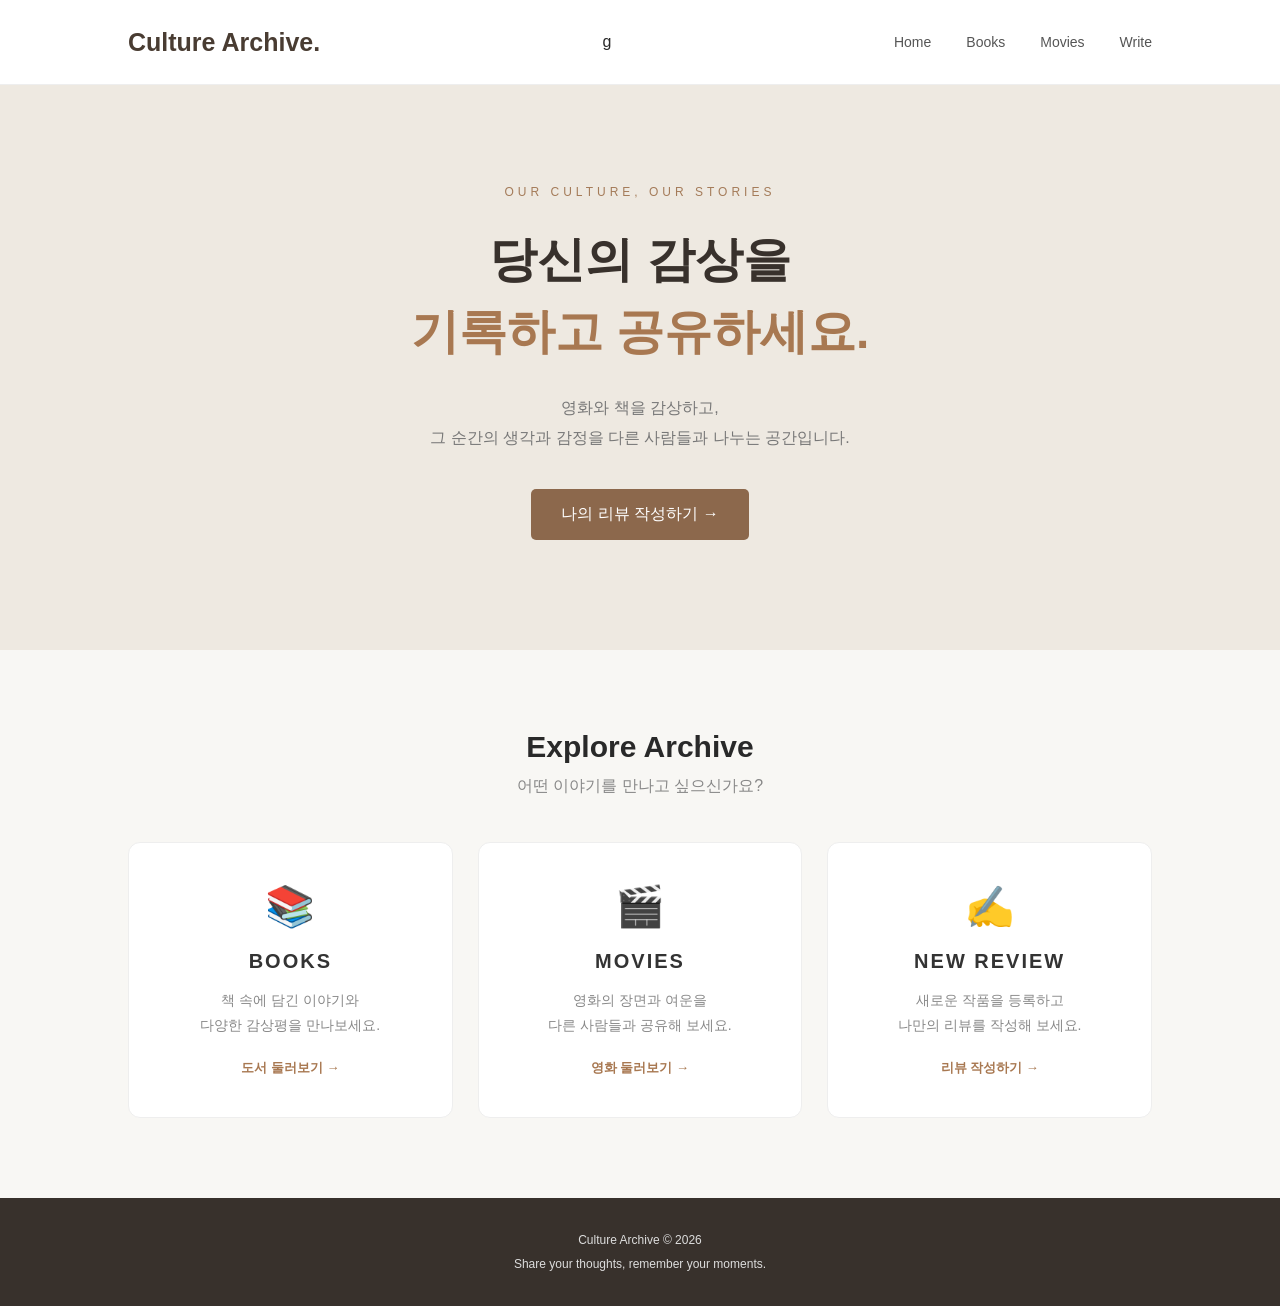
<file: index.html>
<!DOCTYPE html>
<html lang="ko">
<head>
    <meta charset="UTF-8">
    <meta name="viewport" content="width=device-width, initial-scale=1.0">
    <title>Culture Archive</title>
    <link rel="stylesheet" href="css/style.css">
</head>

<body>

    <!-- 상단 메뉴 -->
    <header>
        <div class="logo">Culture Archive.</div>g

        <nav>
            <a href="index.html">Home</a>
            <a href="book.html">Books</a>
            <a href="movie.html">Movies</a>
            <a href="write.html">Write</a>
        </nav>
    </header>

    <!-- 메인 소개 -->
    <main>
        <section class="hero">
            <p class="subtitle">OUR CULTURE, OUR STORIES</p>

            <h1>
                당신의 감상을<br>
                <span>기록하고 공유하세요.</span>
            </h1>

            <p class="description">
                영화와 책을 감상하고,<br>
                그 순간의 생각과 감정을 다른 사람들과 나누는 공간입니다.
            </p>

            <a href="write.html" class="start-button">
                나의 리뷰 작성하기 →
            </a>
        </section>

        <!-- 메뉴 카드 -->
        <section class="menu-section">

            <h2>Explore Archive</h2>
            <p class="section-description">
                어떤 이야기를 만나고 싶으신가요?
            </p>

            <div class="menu-container">

                <!-- 도서 -->
                <a href="book.html" class="menu-card book-card">
                    <div class="card-icon">📚</div>
                    <h3>BOOKS</h3>
                    <p>책 속에 담긴 이야기와<br>다양한 감상평을 만나보세요.</p>
                    <span>도서 둘러보기 →</span>
                </a>

                <!-- 영화 -->
                <a href="movie.html" class="menu-card movie-card">
                    <div class="card-icon">🎬</div>
                    <h3>MOVIES</h3>
                    <p>영화의 장면과 여운을<br>다른 사람들과 공유해 보세요.</p>
                    <span>영화 둘러보기 →</span>
                </a>

                <!-- 신규 작성 -->
                <a href="write.html" class="menu-card write-card">
                    <div class="card-icon">✍️</div>
                    <h3>NEW REVIEW</h3>
                    <p>새로운 작품을 등록하고<br>나만의 리뷰를 작성해 보세요.</p>
                    <span>리뷰 작성하기 →</span>
                </a>

            </div>
        </section>

    </main>

    <!-- 하단 -->
    <footer>
        <p>Culture Archive © 2026</p>
        <p>Share your thoughts, remember your moments.</p>
    </footer>

</body>
</html>
</file>
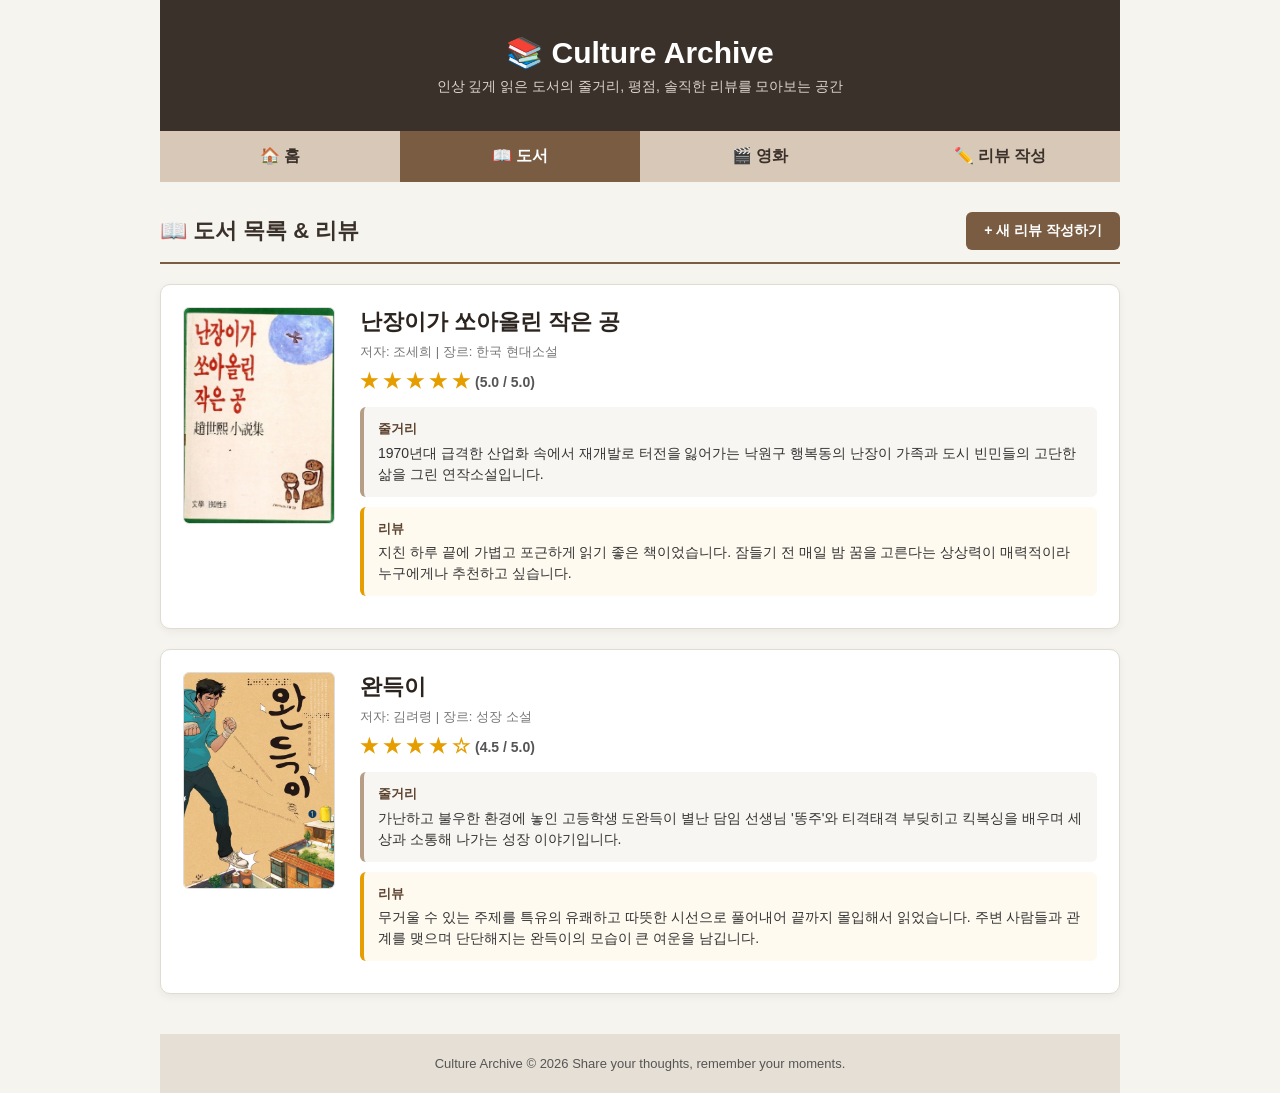
<file: book.html>
<!DOCTYPE html>
<html lang="ko">
<head>
    <meta charset="UTF-8">
    <title>도서 리뷰 - 문화생활 기록장</title>
    <!-- css 폴더 안에 만든 book.css 연결 -->
    <link rel="stylesheet" href="css/book.css">
</head>
<body>
    <!-- 1. 상단 제목 영역 -->
    <header id="main-header">
        <h1>📚 Culture Archive</h1>
        <p>인상 깊게 읽은 도서의 줄거리, 평점, 솔직한 리뷰를 모아보는 공간</p>
    </header>

    <!-- 2. 상단 네비게이션 메뉴 (4개 페이지 이동) -->
    <nav id="main-nav">
        <ul>
            <li><a href="index.html">🏠 홈</a></li>
            <li class="select"><a href="book.html">📖 도서</a></li>
            <li><a href="movie.html">🎬 영화</a></li>
            <li><a href="write.html">✏️ 리뷰 작성</a></li>
        </ul>
    </nav>

    <!-- 3. 본문 도서 목록 영역 -->
    <section id="content-section">
        <div class="section-top">
            <h2>📖 도서 목록 & 리뷰</h2>
            <!-- 리뷰 작성 페이지로 바로 넘어가는 버튼 -->
            <a href="write.html" class="write-btn">+ 새 리뷰 작성하기</a>
        </div>

        <!-- 작품 카드들이 나열되는 공간  -->
        <div id="book-list">

            <!-- ===== [도서 1] 시작 ===== -->
            <article class="book-card">
                <div class="poster-box">
                    <img src="images/book1.jpg" alt="난장이가 쏘아올린 작은 공 표지">
                </div>
                <div class="info-box">
                    <h3>난장이가 쏘아올린 작은 공</h3>
                    <p class="meta">저자: 조세희 | 장르: 한국 현대소설</p>
                    <p class="rating">★ ★ ★ ★ ★ <span>(5.0 / 5.0)</span></p>

                    <div class="plot-box">
                        <strong>줄거리</strong>
                        <p>1970년대 급격한 산업화 속에서 재개발로 터전을 잃어가는 낙원구 행복동의 난장이 가족과 도시 빈민들의 고단한 삶을 그린 연작소설입니다.</p>
                    </div>

                    <div class="review-box">
                        <strong>리뷰</strong>
                        <p>지친 하루 끝에 가볍고 포근하게 읽기 좋은 책이었습니다. 잠들기 전 매일 밤 꿈을 고른다는 상상력이 매력적이라 누구에게나 추천하고 싶습니다.</p>
                    </div>
                </div>
            </article>
            <!-- ===== [도서 1] 끝 ===== -->

            <!-- ===== [도서 2] 시작 ===== -->
            <article class="book-card">
                <div class="poster-box">
                    <img src="images/book2.jpg" alt="완득이 표지">
                </div>
                <div class="info-box">
                    <h3>완득이</h3>
                    <p class="meta">저자: 김려령 | 장르: 성장 소설</p>
                    <p class="rating">★ ★ ★ ★ ☆ <span>(4.5 / 5.0)</span></p>

                    <div class="plot-box">
                        <strong>줄거리</strong>
                        <p>가난하고 불우한 환경에 놓인 고등학생 도완득이 별난 담임 선생님 '똥주'와 티격태격 부딪히고 킥복싱을 배우며 세상과 소통해 나가는 성장 이야기입니다.</p>
                    </div>

                    <div class="review-box">
                        <strong>리뷰</strong>
                        <p>무거울 수 있는 주제를 특유의 유쾌하고 따뜻한 시선으로 풀어내어 끝까지 몰입해서 읽었습니다. 주변 사람들과 관계를 맺으며 단단해지는 완득이의 모습이 큰 여운을 남깁니다.</p>
                    </div>
                </div>
            </article>
            <!-- ===== [도서 2] 끝 ===== -->

        </div>
    </section>

    <!-- 4. 하단 푸터 영역 -->
    <footer id="main-footer">
        <span>Culture Archive © 2026
Share your thoughts, remember your moments.</span>
    </footer>
</body>
</html>
</file>
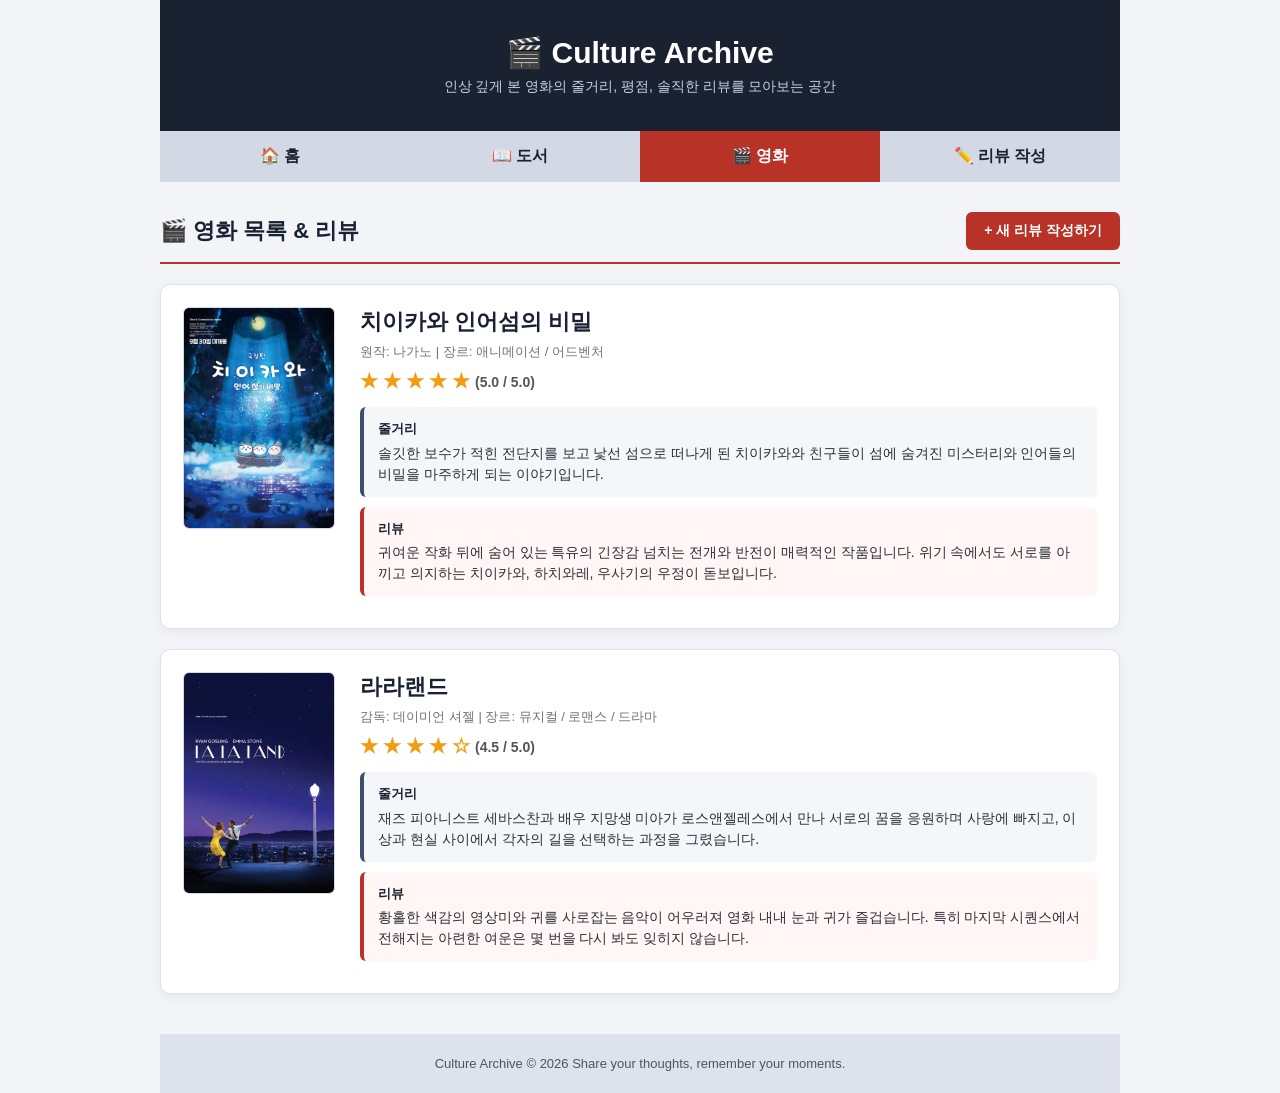
<file: movie.html>
<!DOCTYPE html>
<html lang="ko">
<head>
    <meta charset="UTF-8">
    <title>영화 리뷰 - 문화생활 기록장</title>
    <!-- 영화 전용 CSS 연결 -->
    <link rel="stylesheet" href="css/movie.css">
</head>
<body>
    <!-- 1. 상단 제목 영역 -->
    <header id="main-header">
        <h1>🎬 Culture Archive</h1>
        <p>인상 깊게 본 영화의 줄거리, 평점, 솔직한 리뷰를 모아보는 공간</p>
    </header>

    <!-- 2. 상단 네비게이션 메뉴 (영화 탭에 select 적용) -->
    <nav id="main-nav"> 
        <ul>
            <li><a href="index.html">🏠 홈</a></li>
            <li><a href="book.html">📖 도서</a></li>
            <li class="select"><a href="movie.html">🎬 영화</a></li>
            <li><a href="write.html">✏️ 리뷰 작성</a></li>
        </ul>
    </nav>

    <!-- 3. 본문 영화 목록 영역 -->
    <section id="content-section">
        <div class="section-top">
            <h2>🎬 영화 목록 & 리뷰</h2>
            <a href="write.html" class="write-btn">+ 새 리뷰 작성하기</a>
        </div>

        <!-- 영화 카드 목록 영역 -->
        <div id="movie-list">

            <!-- ===== [영화 1] 시작 ===== -->
            <article class="movie-card">
                <div class="poster-box">
                    <img src="images/movie1.jpg" alt="치이카와 인어섬의 비밀 포스터">
                </div>
                <div class="info-box">
                    <h3>치이카와 인어섬의 비밀</h3>
                    <p class="meta">원작: 나가노 | 장르: 애니메이션 / 어드벤처</p>
                    <p class="rating">★ ★ ★ ★ ★ <span>(5.0 / 5.0)</span></p>
                    
                    <div class="plot-box">
                        <strong>줄거리</strong>
                        <p>솔깃한 보수가 적힌 전단지를 보고 낯선 섬으로 떠나게 된 치이카와와 친구들이 섬에 숨겨진 미스터리와 인어들의 비밀을 마주하게 되는 이야기입니다.</p>
                    </div>

                    <div class="review-box">
                        <strong>리뷰</strong>
                        <p>귀여운 작화 뒤에 숨어 있는 특유의 긴장감 넘치는 전개와 반전이 매력적인 작품입니다. 위기 속에서도 서로를 아끼고 의지하는 치이카와, 하치와레, 우사기의 우정이 돋보입니다.</p>
                    </div>
                </div>
            </article>
            <!-- ===== [영화 1] 끝 ===== -->

            <!-- ===== [영화 2] 시작 ===== -->
            <article class="movie-card">
                <div class="poster-box">
                    <img src="images/movie2.jpg" alt="기생충 포스터">
                </div>
                <div class="info-box">
                    <h3>라라랜드</h3>
                    <p class="meta">감독: 데이미언 셔젤 | 장르: 뮤지컬 / 로맨스 / 드라마</p>
                    <p class="rating">★ ★ ★ ★ ☆ <span>(4.5 / 5.0)</span></p>

                    <div class="plot-box">
                        <strong>줄거리</strong>
                        <p>재즈 피아니스트 세바스찬과 배우 지망생 미아가 로스앤젤레스에서 만나 서로의 꿈을 응원하며 사랑에 빠지고, 이상과 현실 사이에서 각자의 길을 선택하는 과정을 그렸습니다.</p>
                    </div>

                    <div class="review-box">
                        <strong>리뷰</strong>
                        <p>황홀한 색감의 영상미와 귀를 사로잡는 음악이 어우러져 영화 내내 눈과 귀가 즐겁습니다. 특히 마지막 시퀀스에서 전해지는 아련한 여운은 몇 번을 다시 봐도 잊히지 않습니다.</p>
                    </div>
                </div>
            </article>
            <!-- ===== [영화 2] 끝 ===== -->

        </div>
    </section>

    <!-- 4. 하단 푸터 영역 -->
    <footer id="main-footer">
        <span>Culture Archive © 2026

Share your thoughts, remember your moments.</span>
    </footer>
</body>
</html>
</file>
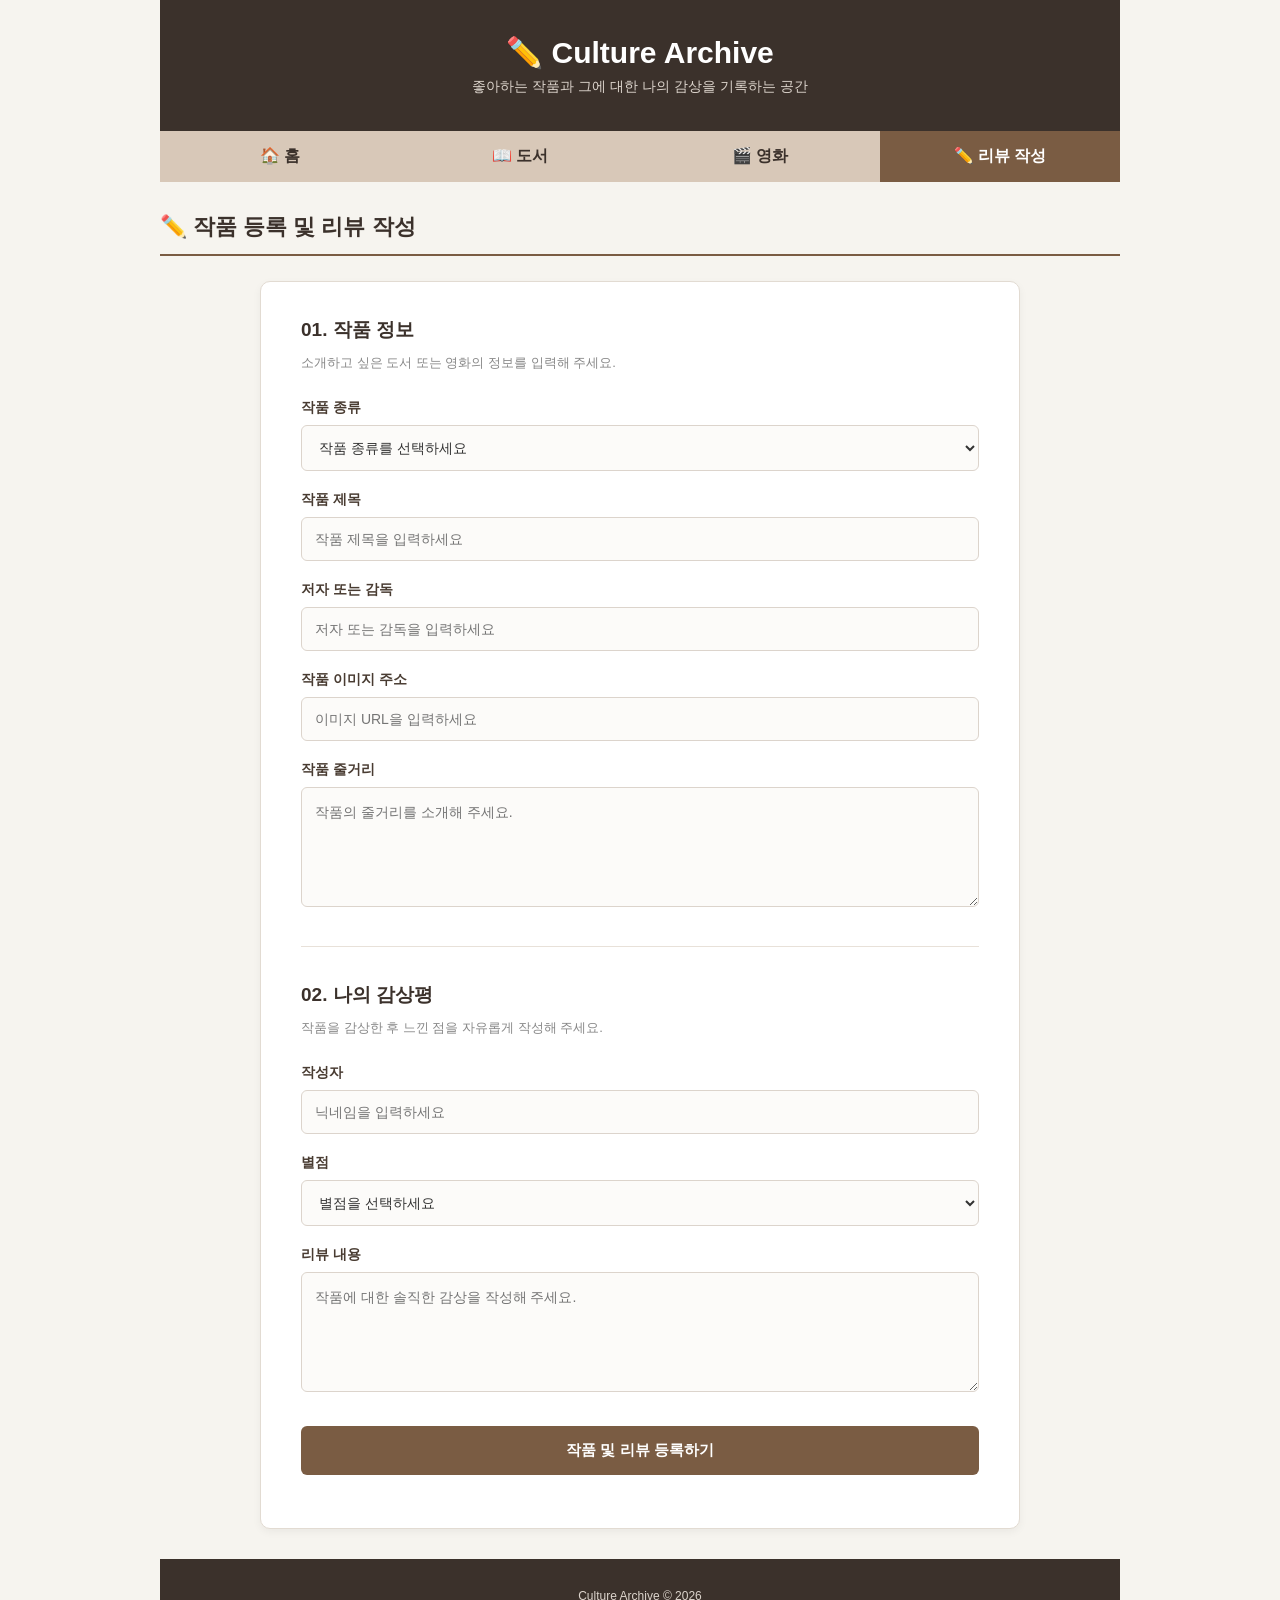
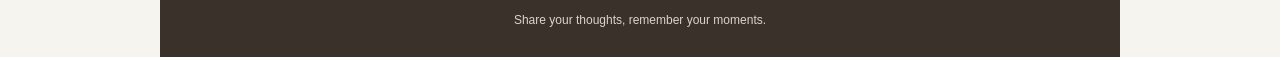
<file: write.html>
<!DOCTYPE html>
<html lang="ko">
<head>
    <meta charset="UTF-8">
    <meta name="viewport" content="width=device-width, initial-scale=1.0">
    <title>리뷰 작성 - Culture Archive</title>

    <link rel="stylesheet" href="css/write.css">
</head>

<body>

    <!-- 1. 상단 제목 영역 -->
    <header id="main-header">
        <h1>✏️ Culture Archive</h1>
        <p>좋아하는 작품과 그에 대한 나의 감상을 기록하는 공간</p>
    </header>

    <!-- 2. 상단 네비게이션 -->
    <nav id="main-nav">
        <ul>
            <li><a href="index.html">🏠 홈</a></li>
            <li><a href="book.html">📖 도서</a></li>
            <li><a href="movie.html">🎬 영화</a></li>
            <li class="select"><a href="write.html">✏️ 리뷰 작성</a></li>
        </ul>
    </nav>

    <!-- 3. 리뷰 작성 영역 -->
    <section id="content-section">

        <div class="section-top">
            <h2>✏️ 작품 등록 및 리뷰 작성</h2>
        </div>

        <div class="form-container">

            <form id="reviewForm">

                <!-- 작품 정보 -->
                <div class="form-section">
                    <h3>01. 작품 정보</h3>
                    <p class="section-description">
                        소개하고 싶은 도서 또는 영화의 정보를 입력해 주세요.
                    </p>

                    <label for="category">작품 종류</label>
                    <select id="category" required>
                        <option value="">작품 종류를 선택하세요</option>
                        <option value="book">도서</option>
                        <option value="movie">영화</option>
                    </select>

                    <label for="title">작품 제목</label>
                    <input type="text" id="title"
                        placeholder="작품 제목을 입력하세요" required>

                    <label for="author">저자 또는 감독</label>
                    <input type="text" id="author"
                        placeholder="저자 또는 감독을 입력하세요">

                    <label for="image">작품 이미지 주소</label>
                    <input type="url" id="image"
                        placeholder="이미지 URL을 입력하세요">

                    <label for="summary">작품 줄거리</label>
                    <textarea id="summary"
                        placeholder="작품의 줄거리를 소개해 주세요."
                        required></textarea>
                </div>

                <hr>

                <!-- 리뷰 정보 -->
                <div class="form-section">
                    <h3>02. 나의 감상평</h3>
                    <p class="section-description">
                        작품을 감상한 후 느낀 점을 자유롭게 작성해 주세요.
                    </p>

                    <label for="writer">작성자</label>
                    <input type="text" id="writer"
                        placeholder="닉네임을 입력하세요" required>

                    <label for="rating">별점</label>
                    <select id="rating" required>
                        <option value="">별점을 선택하세요</option>
                        <option value="5">★★★★★ (5점)</option>
                        <option value="4">★★★★☆ (4점)</option>
                        <option value="3">★★★☆☆ (3점)</option>
                        <option value="2">★★☆☆☆ (2점)</option>
                        <option value="1">★☆☆☆☆ (1점)</option>
                    </select>

                    <label for="content">리뷰 내용</label>
                    <textarea id="content"
                        placeholder="작품에 대한 솔직한 감상을 작성해 주세요."
                        required></textarea>
                </div>

                <button type="submit" class="submit-btn">
                    작품 및 리뷰 등록하기
                </button>

                <p id="message"></p>

            </form>

        </div>

    </section>

    <!-- 4. 하단 -->
    <footer id="main-footer">
        <span>
            Culture Archive © 2026
            <br>
            Share your thoughts, remember your moments.
        </span>
    </footer>

    <script src="js/reviews.js"></script>

</body>
</html>
</file>
<file: css/style.css>
/*페이지 디자인*/ 

/* 기본 설정 */
* {
    margin: 0;
    padding: 0;
    box-sizing: border-box;
}

body {
    font-family: Arial, "Malgun Gothic", sans-serif;
    background-color: #f8f7f4;
    color: #292929;
}

/* 상단 메뉴 */
header {
    height: 85px;
    padding: 0 10%;
    display: flex;
    justify-content: space-between;
    align-items: center;
    background-color: #ffffff;
    border-bottom: 1px solid #eeeeee;
}

.logo {
    font-size: 25px;
    font-weight: bold;
    color: #493c32;
}

nav {
    display: flex;
    gap: 35px;
}

nav a {
    text-decoration: none;
    color: #555555;
    font-size: 14px;
    transition: 0.3s;
}

nav a:hover {
    color: #b47b50;
}

/* 메인 소개 */
.hero {
    text-align: center;
    padding: 100px 20px 110px;
    background-color: #eee9e1;
}

.subtitle {
    color: #a47b59;
    font-size: 12px;
    letter-spacing: 4px;
    margin-bottom: 25px;
}

.hero h1 {
    font-size: 48px;
    line-height: 1.5;
    margin-bottom: 25px;
    color: #38312c;
}

.hero h1 span {
    color: #a87851;
}

.description {
    color: #777777;
    line-height: 1.9;
    margin-bottom: 35px;
}

.start-button {
    display: inline-block;
    padding: 15px 30px;
    background-color: #8c684c;
    color: white;
    text-decoration: none;
    border-radius: 5px;
    transition: 0.3s;
}

.start-button:hover {
    background-color: #61462f;
}

/* 메뉴 카드 */
.menu-section {
    padding: 80px 10%;
    text-align: center;
}

.menu-section h2 {
    font-size: 30px;
    margin-bottom: 12px;
}

.section-description {
    color: #888888;
    margin-bottom: 45px;
}

.menu-container {
    display: grid;
    grid-template-columns: repeat(3, 1fr);
    gap: 25px;
}

.menu-card {
    background-color: white;
    padding: 40px 20px;
    min-height: 270px;
    border: 1px solid #eeeeee;
    border-radius: 12px;
    text-decoration: none;
    color: #333333;
    transition: 0.3s;
}

.menu-card:hover {
    transform: translateY(-8px);
    box-shadow: 0 10px 25px rgba(0,0,0,0.08);
}

.card-icon {
    font-size: 40px;
    margin-bottom: 20px;
}

.menu-card h3 {
    font-size: 20px;
    margin-bottom: 15px;
    letter-spacing: 2px;
}

.menu-card p {
    color: #888888;
    font-size: 14px;
    line-height: 1.8;
    margin-bottom: 20px;
}

.menu-card span {
    color: #a87851;
    font-size: 13px;
    font-weight: bold;
}

/* 하단 */
footer {
    padding: 30px;
    text-align: center;
    background-color: #38312c;
    color: #dddddd;
    font-size: 12px;
    line-height: 2;
}

/* 모바일 화면 */
@media (max-width: 700px) {
    header {
        padding: 20px;
        height: auto;
        flex-direction: column;
        gap: 20px;
    }

    nav {
        gap: 15px;
    }

    .hero h1 {
        font-size: 32px;
    }

    .menu-container {
        grid-template-columns: 1fr;
    }

    .menu-section {
        padding: 50px 7%;
    }
}

/* 리뷰 작성 페이지 */

.review-page {
    padding: 70px 20px;
    background-color: #f8f7f4;
}

.review-header {
    text-align: center;
    margin-bottom: 45px;
}

.review-header h1 {
    font-size: 34px;
    margin: 15px 0;
    color: #38312c;
}

.review-header p {
    color: #888;
    line-height: 1.8;
}

.review-form {
    max-width: 700px;
    margin: auto;
    padding: 40px;
    background: white;
    border-radius: 12px;
    box-shadow: 0 5px 20px rgba(0,0,0,0.05);
}

.review-form h2 {
    margin-bottom: 30px;
}

.review-form h3 {
    margin: 25px 0;
}

.review-form label {
    display: block;
    margin: 20px 0 8px;
    font-weight: bold;
    font-size: 14px;
}

.review-form input,
.review-form select,
.review-form textarea {
    width: 100%;
    padding: 13px;
    border: 1px solid #ddd;
    border-radius: 5px;
    font-size: 14px;
    font-family: inherit;
}

.review-form textarea {
    min-height: 120px;
    resize: vertical;
}

.review-form button {
    width: 100%;
    margin-top: 30px;
    padding: 16px;
    border: none;
    border-radius: 5px;
    background: #8c684c;
    color: white;
    font-size: 16px;
    cursor: pointer;
}

.review-form button:hover {
    background: #61462f;
}

.review-form hr {
    margin-top: 35px;
    border: none;
    border-top: 1px solid #eee;
}

#message {
    margin-top: 20px;
    text-align: center;
    color: #56845b;
}
</file>
<file: css/book.css>
/* 1. 기본 여백 초기화 */
body, h1, h2, h3, p, ul, li {
    margin: 0;
    padding: 0;
    font-family: 'Malgun Gothic', sans-serif;
}

body {
    background-color: #f6f4ef;
    color: #333333;
}

/* 2. 상단 헤더 */
#main-header {
    width: 960px;
    margin: 0 auto;
    padding: 35px 0;
    background-color: #3b312b;
    color: #ffffff;
    text-align: center;
}

#main-header h1 {
    font-size: 30px;
    margin-bottom: 8px;
}

#main-header p {
    font-size: 14px;
    color: #dcd4cc;
}

/* 3. 네비게이션 메뉴 (4등분 가로 배치) */
#main-nav {
    width: 960px;
    margin: 0 auto;
    background-color: #d8c8b8;
}

#main-nav ul {
    list-style: none;
    display: flex;
}

#main-nav li {
    flex: 1;
    text-align: center;
}

#main-nav a {
    display: block;
    padding: 15px 0;
    color: #3b312b;
    text-decoration: none;
    font-weight: bold;
    font-size: 16px;
}

#main-nav li.select {
    background-color: #7a5c43;
}

#main-nav li.select a {
    color: #ffffff;
}

#main-nav a:hover {
    background-color: #c2ae9a;
}

/* 4. 본문 영역 상단 제목 & 작성 버튼 */
#content-section {
    width: 960px;
    margin: 30px auto;
}

.section-top {
    display: flex;
    justify-content: space-between;
    align-items: center;
    margin-bottom: 20px;
    padding-bottom: 12px;
    border-bottom: 2px solid #7a5c43;
}

.section-top h2 {
    font-size: 22px;
    color: #3b312b;
}

.write-btn {
    padding: 10px 18px;
    background-color: #7a5c43;
    color: #ffffff;
    text-decoration: none;
    border-radius: 6px;
    font-size: 14px;
    font-weight: bold;
}

.write-btn:hover {
    background-color: #5c4330;
}

/* 5. 개별 도서 카드 디자인 */
.book-card {
    display: flex;
    gap: 25px;
    background-color: #ffffff;
    border: 1px solid #e2dbd2;
    border-radius: 10px;
    padding: 22px;
    margin-bottom: 20px;
    box-shadow: 0 3px 8px rgba(0, 0, 0, 0.05);
}

.poster-box img {
    width: 150px;
    height: 215px;
    object-fit: cover;
    border-radius: 6px;
    border: 1px solid #dddddd;
}

.info-box {
    flex: 1;
}

.info-box h3 {
    font-size: 22px;
    color: #2c241f;
    margin-bottom: 6px;
}

.meta {
    font-size: 13px;
    color: #777777;
    margin-bottom: 8px;
}

.rating {
    font-size: 18px;
    color: #e69d00;
    font-weight: bold;
    margin-bottom: 14px;
}

.rating span {
    font-size: 14px;
    color: #555555;
}

/* 줄거리와 리뷰 박스 구분 */
.plot-box, .review-box {
    padding: 12px 14px;
    border-radius: 6px;
    margin-bottom: 10px;
    line-height: 1.5;
    font-size: 14px;
}

.plot-box {
    background-color: #f8f6f2;
    border-left: 4px solid #b59d86;
}

.review-box {
    background-color: #fffaf0;
    border-left: 4px solid #e69d00;
}

.plot-box strong, .review-box strong {
    display: block;
    font-size: 13px;
    color: #5c4330;
    margin-bottom: 4px;
}

/* 6. 하단 푸터 */
#main-footer {
    width: 960px;
    margin: 40px auto 0;
    padding: 22px 0;
    background-color: #e6dfd5;
    color: #555555;
    text-align: center;
    font-size: 13px;
}
</file>
<file: css/movie.css>
/* 1. 기본 여백 초기화 */
body, h1, h2, h3, p, ul, li {
    margin: 0;
    padding: 0;
    font-family: 'Malgun Gothic', sans-serif;
}

body {
    background-color: #f2f4f8;
    color: #2b2f38;
}

/* 2. 상단 헤더 (딥 네이비 톤) */
#main-header {
    width: 960px;
    margin: 0 auto;
    padding: 35px 0;
    background-color: #1a2232;
    color: #ffffff;
    text-align: center;
}

#main-header h1 {
    font-size: 30px;
    margin-bottom: 8px;
}

#main-header p {
    font-size: 14px;
    color: #c8d1e0;
}

/* 3. 네비게이션 메뉴 (4등분 가로 배치) */
#main-nav {
    width: 960px;
    margin: 0 auto;
    background-color: #d2d8e4;
}

#main-nav ul {
    list-style: none;
    display: flex;
}

#main-nav li {
    flex: 1;
    text-align: center;
}

#main-nav a {
    display: block;
    padding: 15px 0;
    color: #1a2232;
    text-decoration: none;
    font-weight: bold;
    font-size: 16px;
}

/* 현재 선택된 영화 탭 강조 */
#main-nav li.select {
    background-color: #b83227;
}

#main-nav li.select a {
    color: #ffffff;
}

#main-nav a:hover {
    background-color: #bcc5d6;
}

/* 선택된 탭에 마우스를 올렸을 때 색 유지 */
#main-nav li.select a:hover {
    background-color: #9e2920;
}

/* 4. 본문 영역 상단 제목 & 작성 버튼 */
#content-section {
    width: 960px;
    margin: 30px auto;
}

.section-top {
    display: flex;
    justify-content: space-between;
    align-items: center;
    margin-bottom: 20px;
    padding-bottom: 12px;
    border-bottom: 2px solid #b83227;
}

.section-top h2 {
    font-size: 22px;
    color: #1a2232;
}

.write-btn {
    padding: 10px 18px;
    background-color: #b83227;
    color: #ffffff;
    text-decoration: none;
    border-radius: 6px;
    font-size: 14px;
    font-weight: bold;
}

.write-btn:hover {
    background-color: #91241b;
}

/* 5. 개별 영화 카드 디자인 */
.movie-card {
    display: flex;
    gap: 25px;
    background-color: #ffffff;
    border: 1px solid #dce1eb;
    border-radius: 10px;
    padding: 22px;
    margin-bottom: 20px;
    box-shadow: 0 3px 10px rgba(26, 34, 50, 0.06);
}

/* 포스터 박스 크기 고정 (이미지 로딩 전에도 레이아웃 유지) */
.poster-box {
    width: 150px;
    height: 220px;
    flex-shrink: 0;
    background-color: #e8ecf3;
    border-radius: 6px;
    border: 1px solid #d5dae3;
    overflow: hidden;
    display: flex;
    align-items: center;
    justify-content: center;
    font-size: 13px;
    color: #6b7280;
}

.poster-box img {
    width: 100%;
    height: 100%;
    object-fit: cover;
    display: block;
}

.info-box {
    flex: 1;
}

.info-box h3 {
    font-size: 22px;
    color: #1a2232;
    margin-bottom: 6px;
}

.meta {
    font-size: 13px;
    color: #6b7280;
    margin-bottom: 8px;
}

.rating {
    font-size: 18px;
    color: #f39c12;
    font-weight: bold;
    margin-bottom: 14px;
}

.rating span {
    font-size: 14px;
    color: #555555;
}

/* 줄거리와 리뷰 박스 구분 */
.plot-box, .review-box {
    padding: 12px 14px;
    border-radius: 6px;
    margin-bottom: 10px;
    line-height: 1.5;
    font-size: 14px;
}

.plot-box {
    background-color: #f4f6fa;
    border-left: 4px solid #3c4f6d;
}

.review-box {
    background-color: #fff6f5;
    border-left: 4px solid #b83227;
}

.plot-box strong, .review-box strong {
    display: block;
    font-size: 13px;
    color: #1a2232;
    margin-bottom: 4px;
}

/* 6. 하단 푸터 */
#main-footer {
    width: 960px;
    margin: 40px auto 0;
    padding: 22px 0;
    background-color: #dde2ec;
    color: #4b5563;
    text-align: center;
    font-size: 13px;
}
</file>
<file: css/write.css>
/* 기본 설정 */
* {
    margin: 0;
    padding: 0;
    box-sizing: border-box;
}

body {
    font-family: 'Malgun Gothic', sans-serif;
    background-color: #f6f4ef;
    color: #333333;
}

/* 1. 상단 제목 영역 */
#main-header {
    width: 960px;
    max-width: 100%;
    margin: 0 auto;
    padding: 35px 0;
    background-color: #3b312b;
    color: #ffffff;
    text-align: center;
}

#main-header h1 {
    font-size: 30px;
    margin-bottom: 8px;
}

#main-header p {
    font-size: 14px;
    color: #dcd4cc;
}

/* 2. 네비게이션 */
#main-nav {
    width: 960px;
    max-width: 100%;
    margin: 0 auto;
    background-color: #d8c8b8;
}

#main-nav ul {
    list-style: none;
    display: flex;
}

#main-nav li {
    flex: 1;
    text-align: center;
}

#main-nav a {
    display: block;
    padding: 15px 0;
    color: #3b312b;
    text-decoration: none;
    font-weight: bold;
    font-size: 16px;
}

#main-nav li.select {
    background-color: #7a5c43;
}

#main-nav li.select a {
    color: #ffffff;
}

#main-nav a:hover {
    background-color: #c2ae9a;
}

/* 3. 본문 영역 */
#content-section {
    width: 960px;
    max-width: 94%;
    margin: 30px auto;
}

.section-top {
    display: flex;
    align-items: center;
    margin-bottom: 25px;
    padding-bottom: 12px;
    border-bottom: 2px solid #7a5c43;
}

.section-top h2 {
    font-size: 22px;
    color: #3b312b;
}

/* 4. 입력 폼 */
.form-container {
    max-width: 760px;
    margin: 0 auto;
    padding: 35px 40px;
    background-color: #ffffff;
    border: 1px solid #e2dbd2;
    border-radius: 10px;
    box-shadow: 0 3px 8px rgba(0, 0, 0, 0.05);
}

.form-section h3 {
    color: #3b312b;
    font-size: 19px;
    margin-bottom: 10px;
}

.section-description {
    color: #888888;
    font-size: 13px;
    margin-bottom: 25px;
    line-height: 1.6;
}

.form-section label {
    display: block;
    margin: 20px 0 8px;
    color: #493c32;
    font-size: 14px;
    font-weight: bold;
}

.form-section input,
.form-section select,
.form-section textarea {
    width: 100%;
    padding: 13px;
    border: 1px solid #dcd4cc;
    border-radius: 6px;
    background-color: #fcfbf9;
    font-family: inherit;
    font-size: 14px;
    color: #333333;
    outline: none;
    transition: 0.2s;
}

.form-section input:focus,
.form-section select:focus,
.form-section textarea:focus {
    border-color: #8c684c;
    box-shadow: 0 0 0 3px rgba(140, 104, 76, 0.12);
}

.form-section textarea {
    min-height: 120px;
    resize: vertical;
    line-height: 1.7;
}

.form-container hr {
    border: none;
    border-top: 1px solid #e8e1d9;
    margin: 35px 0;
}

/* 5. 등록 버튼 */
.submit-btn {
    width: 100%;
    margin-top: 30px;
    padding: 15px;
    border: none;
    border-radius: 6px;
    background-color: #7a5c43;
    color: #ffffff;
    font-size: 15px;
    font-weight: bold;
    cursor: pointer;
    transition: 0.3s;
}

.submit-btn:hover {
    background-color: #5c4330;
}

/* 등록 완료 메시지 */
#message {
    margin-top: 18px;
    text-align: center;
    color: #7a5c43;
    font-weight: bold;
}

/* 6. 하단 영역 */
#main-footer {
    width: 960px;
    max-width: 100%;
    margin: 0 auto;
    padding: 25px;
    background-color: #3b312b;
    color: #dcd4cc;
    text-align: center;
    font-size: 12px;
    line-height: 2;
}

/* 7. 모바일 대응 */
@media (max-width: 700px) {
    #main-header {
        padding: 25px 10px;
    }

    #main-header h1 {
        font-size: 24px;
    }

    #main-nav a {
        font-size: 12px;
        padding: 14px 2px;
    }

    #content-section {
        max-width: 94%;
    }

    .form-container {
        padding: 25px 18px;
    }

    .section-top h2 {
        font-size: 19px;
    }
}
</file>
